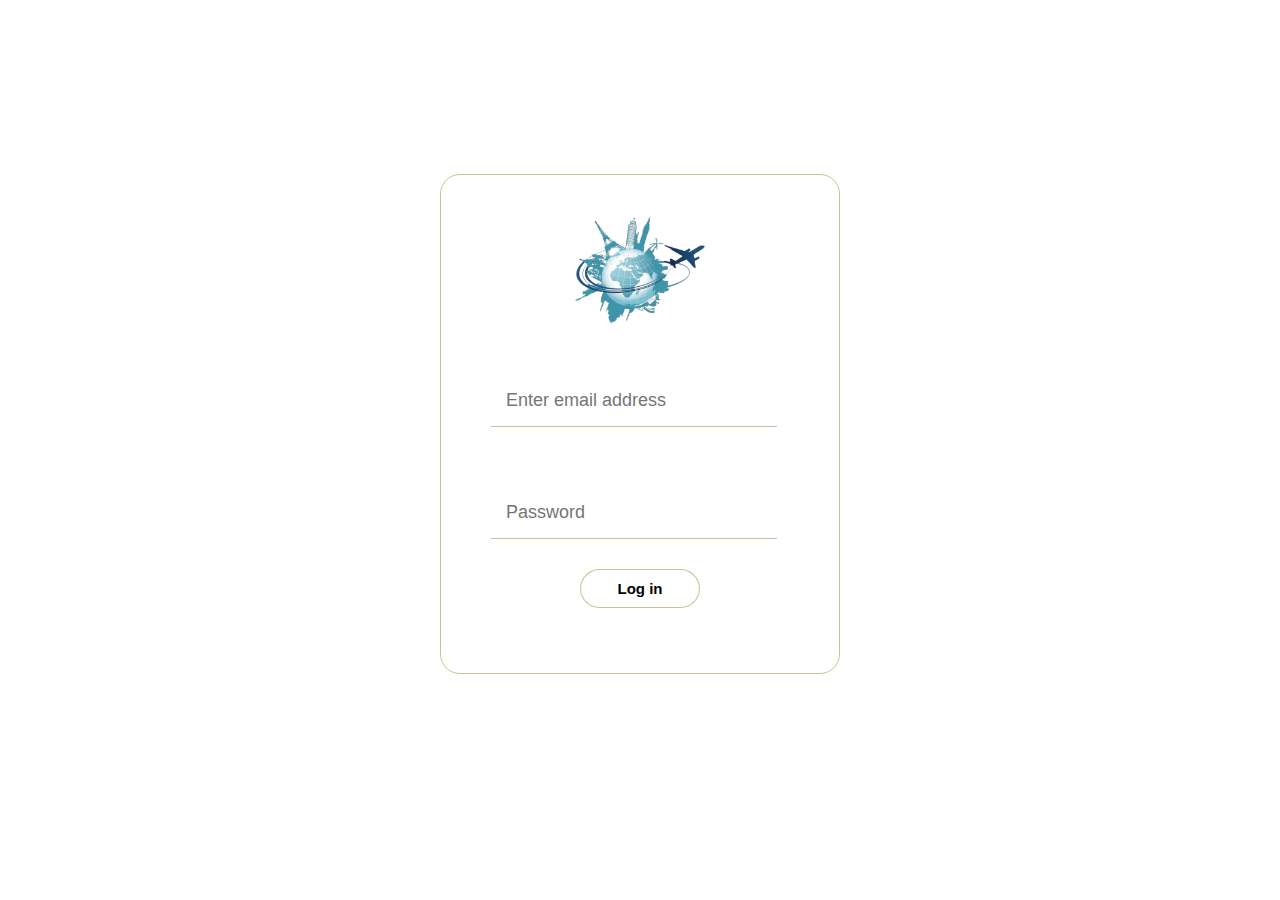
<file: index.html>
<!DOCTYPE html>
<html lang="en">
<head>
    <meta charset="UTF-8">
    <meta name="viewport" content="width=device-width, initial-scale=1.0">
    <title>Document</title>
    <link rel="styleSheet" href="./login.css" type="text/css"/> 
    <script>
        function handleClick(){
            let email = document.getElementById('email').value;
            let password =document.getElementById('password').value;
            if((email==='admin@gmail.com')&&password==='admin'){
                document.getElementById('message').innerHTML='Login Success';
                document.getElementById('message').style.color='green';
                localStorage.setItem('email',email);
                window.location.href='dashboard.html';
                
            }else{
                document.getElementById('message').innerHTML='Login Failed';
                document.getElementById('message').style.color='red';
            }
        }

    </script>
</head>
<body>
    
    
        <div class="container">
           
            <img src="./logo.png" alt="img"/>
            <form>
                <div id="message"></div>
                
                <input type="email" name="email" id="email" placeholder="Enter email address"/>

                <input type="password" name="password" id="password" placeholder="Password"/>

              
            
            </form>
          
            
              
            <button onclick="handleClick()">Log in</button>
        </div>
    
</body>
</html>
</file>
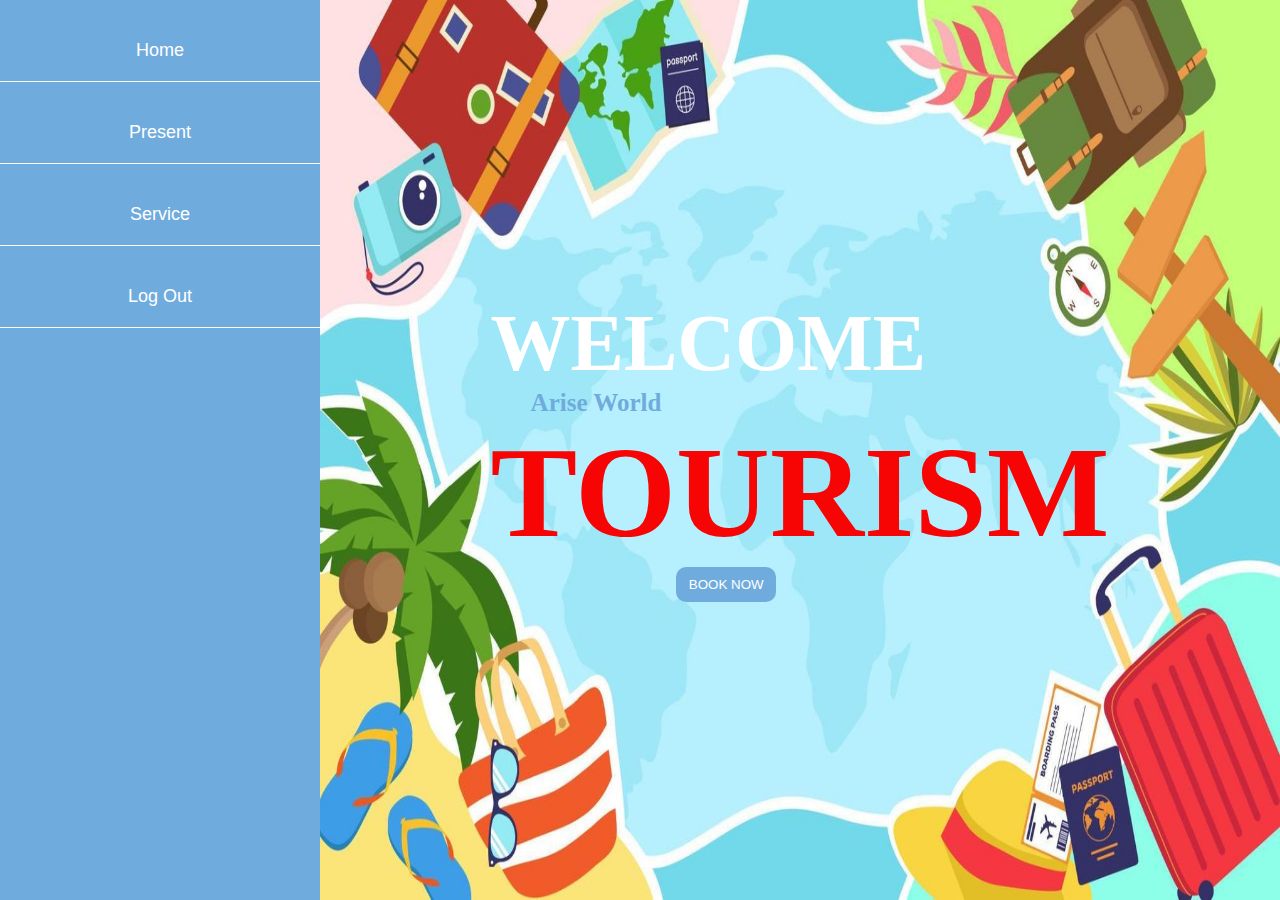
<file: dashboard.html>
<!DOCTYPE html>
<html lang="en">

<head>
    <meta charset="UTF-8">
    <meta name="viewport" content="width=device-width, initial-scale=1.0">
    <title>Document</title>
    <link rel="stylesheet" href="./style.css">
    <link rel="stylesheet" href="https://cdnjs.cloudflare.com/ajax/libs/font-awesome/6.6.0/css/all.min.css"
        integrity="sha512-Kc323vGBEqzTmouAECnVceyQqyqdsSiqLQISBL29aUW4U/M7pSPA/gEUZQqv1cwx4OnYxTxve5UMg5GT6L4JJg=="
        crossorigin="anonymous" referrerpolicy="no-referrer" />
    <script>
        function loadPage(page) {
            if (page === 'present') {
                document.getElementById('content').innerHTML = "<object type=text/html data=present.html class=full-page></object>";


            }
            else if (page === 'service') {
                document.getElementById('content').innerHTML = "<object type=text/html data=service.html class=full-page></object>";

            } else if (page === 'home') {
                location.reload(); 
            }


        }
        function logout(){
            localStorage.removeItem('email');
            window.location.href="index.html";
        }




    </script>
</head>

<body>
    <div class="container">
        <!-- the menu slide -->
        <div class="container1">
            <h1> <button onclick="loadPage('home')"><i class="fa-solid fa-house"></i> Home</button></h1>
                    <h1> <button onclick="loadPage('present')">Present </button></h1>
                    <h1><button onclick="loadPage('service')"> Service</button></h1>
                   <h1><button class="btn" id="btn" onclick="logout()" >Log Out</button></h1>

        </div>
        <!-- dashborad slide -->
        <div class="dashboard" id="content">
          <div class="box">
            <div class="content">
            <h4>WELCOME</h4>
            <b>Arise World</b>
            <h1>TOURISM</h1>
            <button>BOOK NOW</button>

        </div>



          </div>


        </div>
    </div>
</body>

</html>
</file>
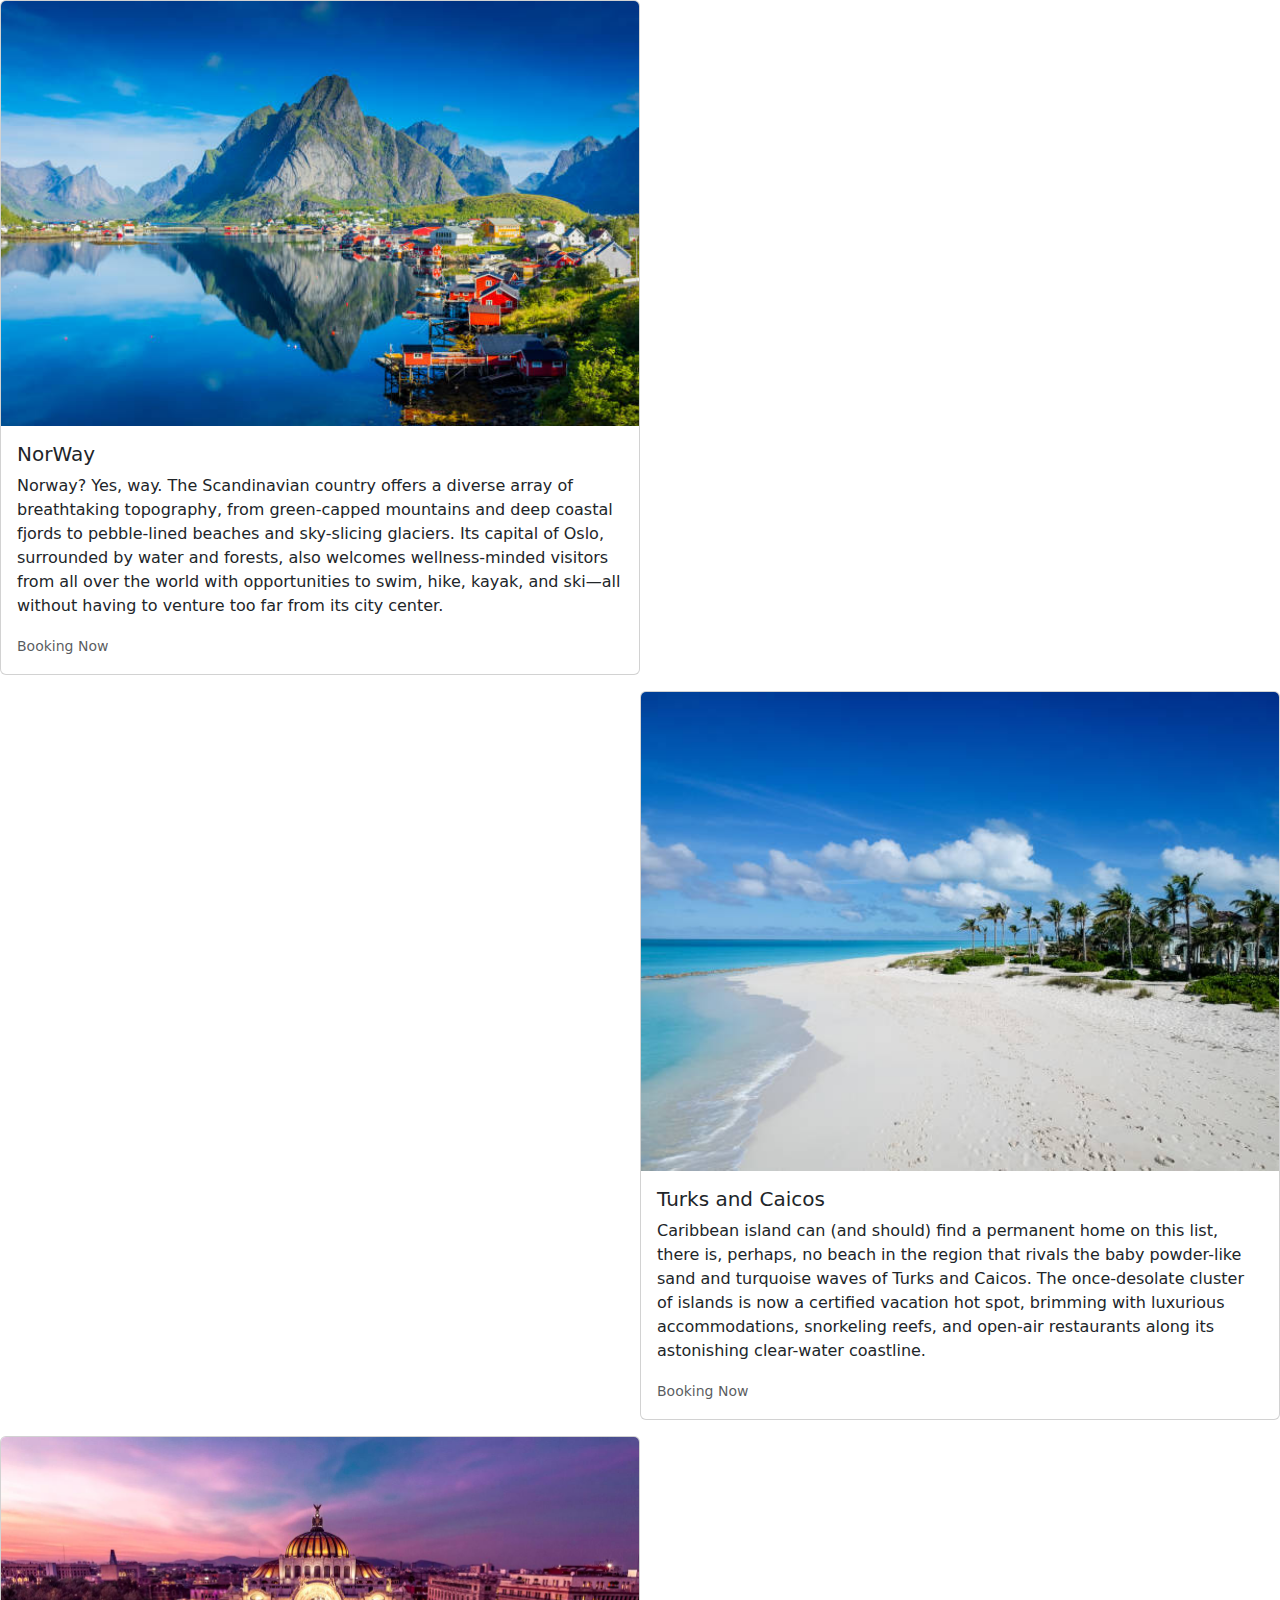
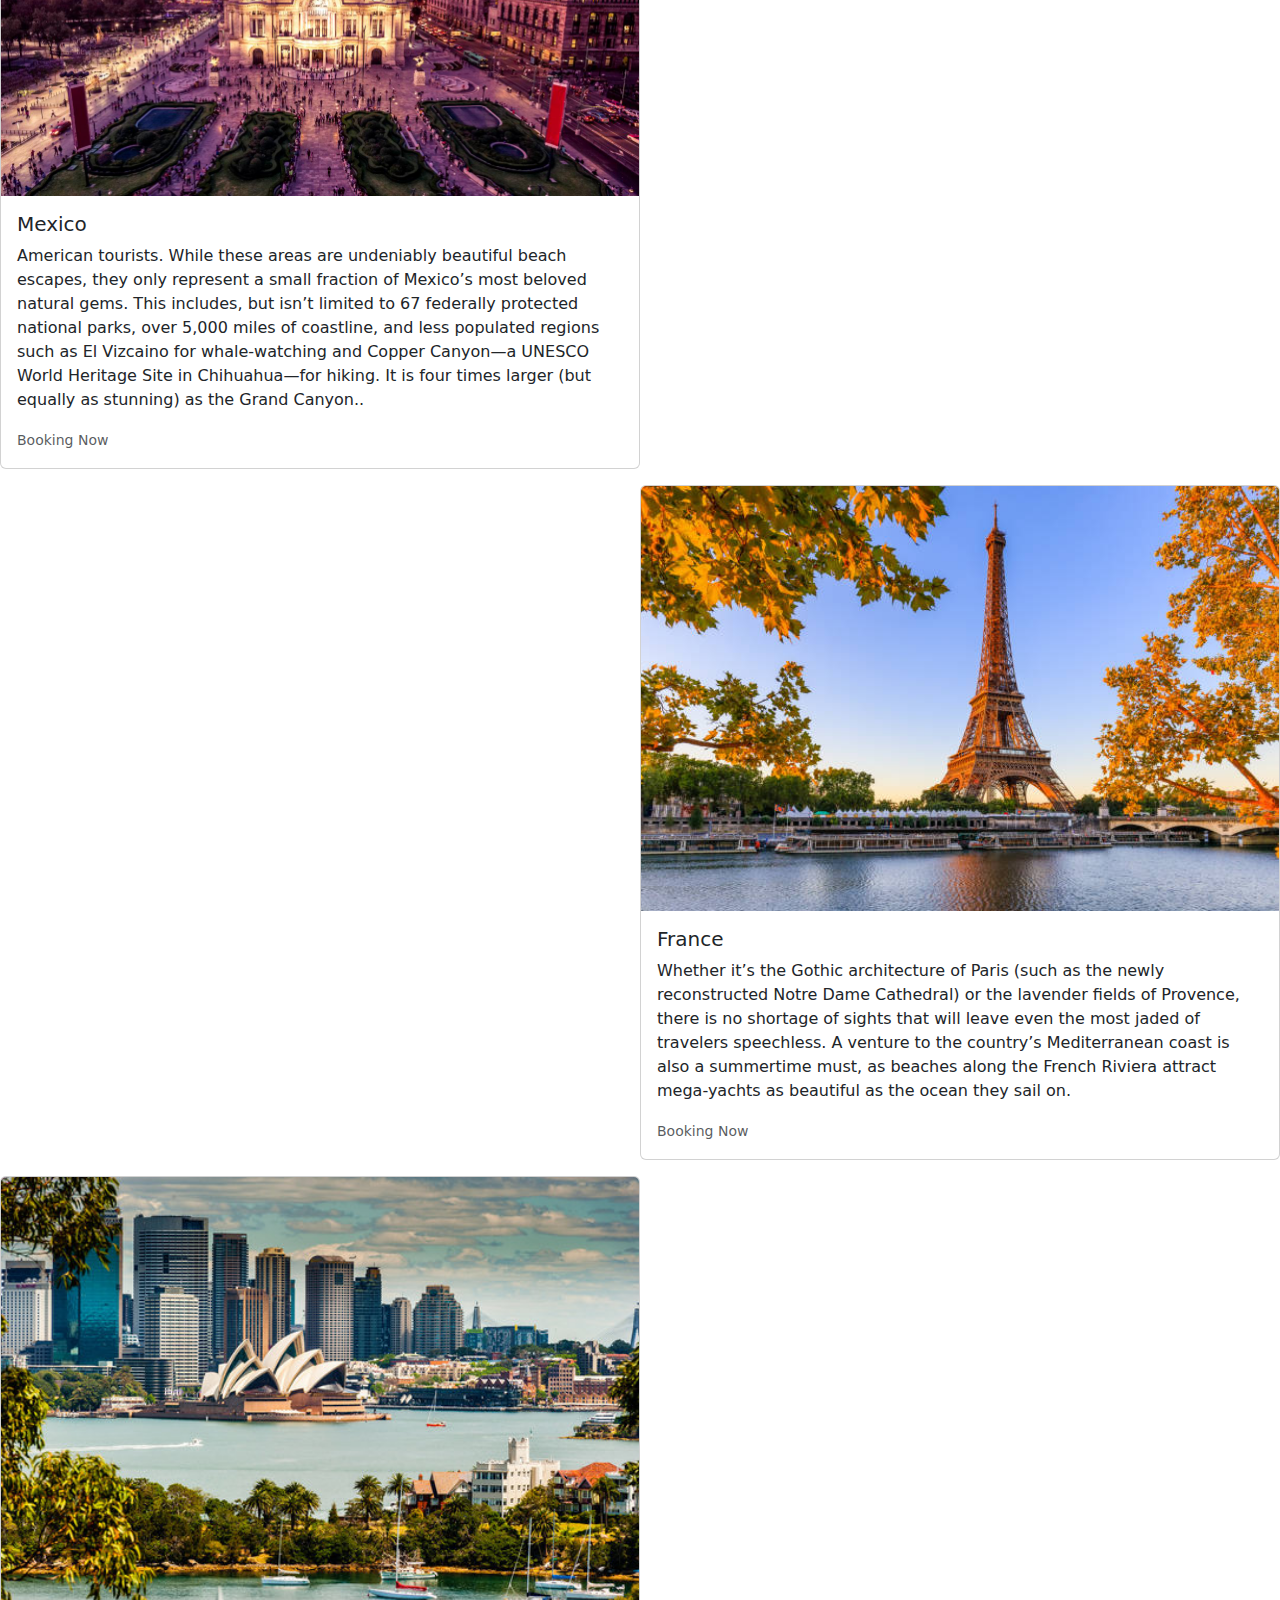
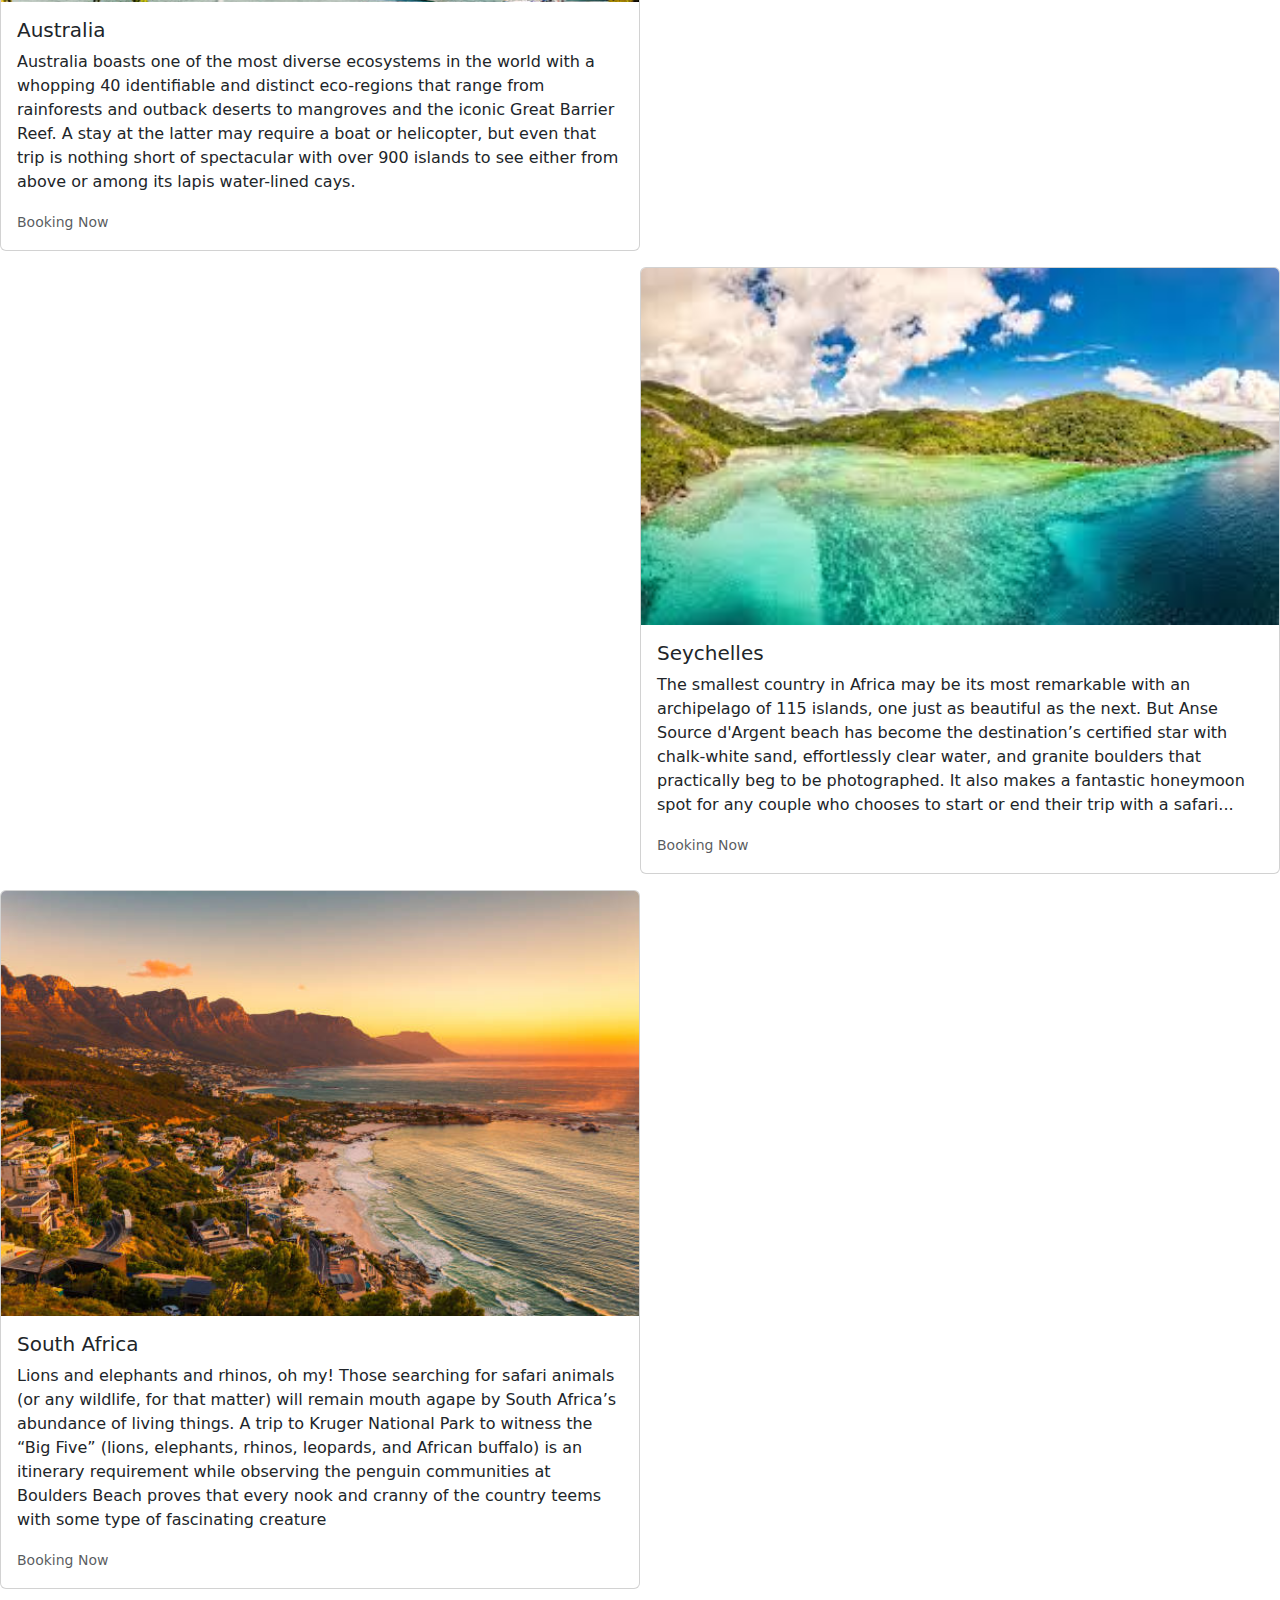
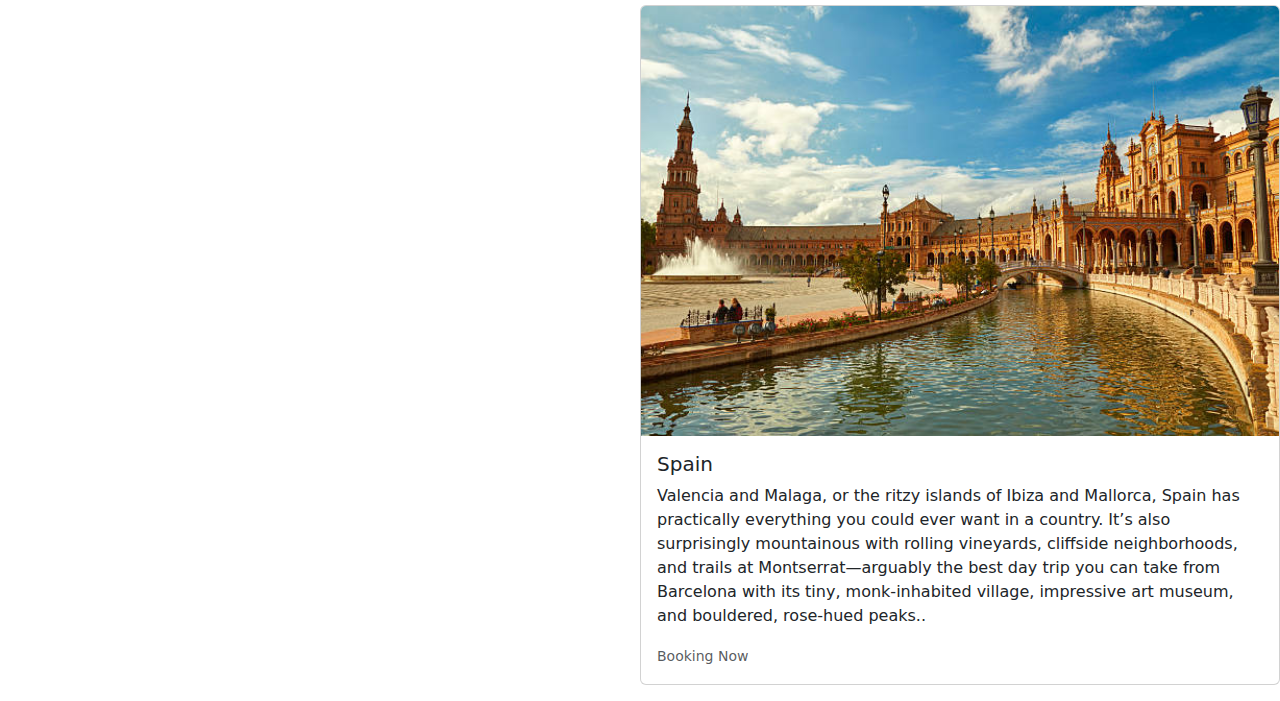
<file: service.html>
<!DOCTYPE html>
<html lang="en">
<head>
    <meta charset="UTF-8">
    <meta name="viewport" content="width=device-width, initial-scale=1.0">
    <title>Document</title>
    <link rel="stylesheet" href="./service.css">
    <link href="https://cdn.jsdelivr.net/npm/bootstrap@5.3.3/dist/css/bootstrap.min.css" rel="stylesheet" integrity="sha384-QWTKZyjpPEjISv5WaRU9OFeRpok6YctnYmDr5pNlyT2bRjXh0JMhjY6hW+ALEwIH" crossorigin="anonymous">
 
</head>
<body>
    <div class="page">
    <div class="card mb-3" id="country1">
        <img src="./Norway.jpg" class="card-img-top" alt="...">
        <div class="card-body">
          <h5 class="card-title">NorWay</h5>
          <p class="card-text">Norway? Yes, way. The Scandinavian country offers a diverse array of breathtaking topography, from green-capped mountains and deep coastal fjords to pebble-lined beaches and sky-slicing glaciers. Its capital of Oslo, surrounded by water and forests, also welcomes wellness-minded visitors from all over the world with opportunities to swim, hike, kayak, and ski—all without having to venture too far from its city center.</p>
          <p class="card-text"><small class="text-body-secondary">Booking Now</small></p>
        </div>
      </div>



      <div class="card mb-3" id="country2">
        <img src="./Turies.jpg" class="card-img-top" alt="...">
        <div class="card-body">
          <h5 class="card-title">Turks and Caicos</h5>
          <p class="card-text"> Caribbean island can (and should) find a permanent home on this list, there is, perhaps, no beach in the region that rivals the baby powder-like sand and turquoise waves of Turks and Caicos. The once-desolate cluster of islands is now a certified vacation hot spot, brimming with luxurious accommodations, snorkeling reefs, and open-air restaurants along its astonishing clear-water coastline.</p>
          <p class="card-text"><small class="text-body-secondary">Booking Now</small></p>
        </div>
      </div>


      <div class="card mb-3" id="country3">
        <img src="./maxcio.jpeg" class="card-img-top" alt="...">
        <div class="card-body">
          <h5 class="card-title">Mexico</h5>
          <p class="card-text"> American tourists. While these areas are undeniably beautiful beach escapes, they only represent a small fraction of Mexico’s most beloved natural gems. This includes, but isn’t limited to 67 federally protected national parks, over 5,000 miles of coastline, and less populated regions such as El Vizcaino for whale-watching and Copper Canyon—a UNESCO World Heritage Site in Chihuahua—for hiking. It is four times larger (but equally as stunning) as the Grand Canyon..</p>
          <p class="card-text"><small class="text-body-secondary">Booking Now</small></p>
        </div>
      </div>
      <div class="card mb-3" id="country4">
        <img src="./France.jpg" class="card-img-top" alt="...">
        <div class="card-body">
          <h5 class="card-title">France</h5>
          <p class="card-text">Whether it’s the Gothic architecture of Paris (such as the newly reconstructed Notre Dame Cathedral) or the lavender fields of Provence, there is no shortage of sights that will leave even the most jaded of travelers speechless. A venture to the country’s Mediterranean coast is also a summertime must, as beaches along the French Riviera attract mega-yachts as beautiful as the ocean they sail on.</p>
          <p class="card-text"><small class="text-body-secondary">Booking Now</small></p>
        </div>
      </div>
      <div class="card mb-3" id="country5">
        <img src="./austrila.jpg" class="card-img-top" alt="...">
        <div class="card-body">
          <h5 class="card-title">Australia</h5>
          <p class="card-text"> Australia boasts one of the most diverse ecosystems in the world with a whopping 40 identifiable and distinct eco-regions that range from rainforests and outback deserts to mangroves and the iconic Great Barrier Reef. A stay at the latter may require a boat or helicopter, but even that trip is nothing short of spectacular with over 900 islands to see either from above or among its lapis water-lined cays.</p>
          <p class="card-text"><small class="text-body-secondary">Booking Now</small></p>
        </div>
      </div>
      <div class="card mb-3" id="country6">
        <img src="./sheles.jfif" class="card-img-top" alt="...">
        <div class="card-body">
          <h5 class="card-title">
            Seychelles</h5>
          <p class="card-text">The smallest country in Africa may be its most remarkable with an archipelago of 115 islands, one just as beautiful as the next. But Anse Source d'Argent beach has become the destination’s certified star with chalk-white sand, effortlessly clear water, and granite boulders that practically beg to be photographed. It also makes a fantastic honeymoon spot for any couple who chooses to start or end their trip with a safari...</p>
          <p class="card-text"><small class="text-body-secondary">Booking Now</small></p>
        </div>
      </div>
      <div class="card mb-3" id="country7">
        <img src="./south africa.jpg" class="card-img-top" alt="...">
        <div class="card-body">
          <h5 class="card-title">
            South Africa</h5>
          <p class="card-text">Lions and elephants and rhinos, oh my! Those searching for safari animals (or any wildlife, for that matter) will remain mouth agape by South Africa’s abundance of living things. A trip to Kruger National Park to witness the “Big Five” (lions, elephants, rhinos, leopards, and African buffalo) is an itinerary requirement while observing the penguin communities at Boulders Beach proves that every nook and cranny of the country teems with some type of fascinating creature</p>
          <p class="card-text"><small class="text-body-secondary">Booking Now</small></p>
        </div>
      </div>
      <div class="card mb-3" id="country8">
        <img src="./spain.jpg" class="card-img-top" alt="...">
        <div class="card-body">
          <h5 class="card-title">Spain</h5>
          <p class="card-text"> Valencia and Malaga, or the ritzy islands of Ibiza and Mallorca, Spain has practically everything you could ever want in a country. It’s also surprisingly mountainous with rolling vineyards, cliffside neighborhoods, and trails at Montserrat—arguably the best day trip you can take from Barcelona with its tiny, monk-inhabited village, impressive art museum, and bouldered, rose-hued peaks..</p>
          <p class="card-text"><small class="text-body-secondary">Booking Now</small></p>
        </div>
      </div>

    </div>
    
</body>
</html>
</file>
<file: login.css>
*{
    margin: 0px;
    padding: 0px;
    box-sizing: border-box;
}
body{
    display: flex;
    align-items: center;
    justify-content:center;
    height: 80vh;
    background-color:white;
    
}
.container{
    margin-top: 10%;
    width: 400px;
    padding: 20px;
    border-radius: 20px;
    height: 500px;
    display: flex;
    flex-direction: column;
    align-items: center;
    border: 1px solid rgba(161, 149, 76, 0.575);
   
    
   

}
.container input{
    font-size: 18px;
    width: 80%;
    padding:15px;
    margin: 30px;
    border: none;
    border-bottom: 1px solid rgba(161, 149, 76, 0.575);
     outline: none;
     background-color:white;
     color: black;
    
    
}
.container button{
    width: 120px;
    font-weight: bold;
    padding: 10px;
    font-size: 15px;
    border-radius: 30px;
    border: 1px solid rgba(161, 149, 76, 0.575);
    background-color: white;
    color: black;
}
.container img{
    width: 150px;

}
</file>
<file: style.css>
*{
    margin: 0px;
    padding: 0px;
    box-sizing: border-box;
}
.container{
    width: 100%;
    height: 100vh;
    background-color:white;
    display: flex;
    overflow: hidden;
    
}
.container1{
    width: 25%;
    background-color:  rgb(111, 172, 221);
    height: 100vh;
    color: white;
    text-align: center;
    font-family: system-ui, -apple-system, BlinkMacSystemFont, 'Segoe UI', Roboto, Oxygen, Ubuntu, Cantarell, 'Open Sans', 'Helvetica Neue', sans-serif;
}
.container1 button{
    margin-top: 20px;
    font-size: 18px;
    padding: 20px;
    border: none;
    border-bottom: 1px solid white;
    width: 100%;
    background-color: rgb(111, 172, 221) ;
    color: white;
  
    
}
.container1 button:hover{
    color: rgb(199, 206, 233);
}
.dashboard{
    width: 75%;
    background-image: url(./backgrou.jpg);
    background-repeat: no-repeat;
    background-size: 100% 100vh ;
    
}


.full-page {
    width: 100%;
    height: 100%;
    border: none; /* Remove any border */
}

.box{
    width: 100%;
    height: 100vh;
    display:flex ;
    justify-content: center;
    align-items:center ;
}
.content h4{
    font-size: 80px;
    color: white;
   

}
.content b{
    color: rgb(111, 172, 221);
    font-size: 25px;
    margin-left: 40px;
}
.content h1{
    font-size: 130px;
    color: rgb(247, 4, 4);
    text-shadow: 10px 10px 10px 10px black;
}
.content button{
    width: 100px;
    padding: 10px;
    position: relative;
    right: -30%;
    background-color: rgb(111, 172, 221);
    border: none;
    border-radius: 10px;
    color: white;

}
.content button:hover{
background-color: white;
color: rgb(111, 172, 221);


}
</file>
<file: service.css>
*{
    margin: 0px;
    padding: 0px;
    box-sizing: border-box;
}


#country1{
    width: 50%;
}
#country2{
    width: 50%;
    position: relative;
    right: -50%;
}
#country3{
    width: 50%;
}
#country4{
    width: 50%;
    position: relative;
    right: -50%;
}
#country5{
    width: 50%;
}
#country6{
    width: 50%;
    position: relative;
    right: -50%;
}
#country7{
    width: 50%;
}
#country8{
    width: 50%;
    position: relative;
    right: -50%;
}
</file>
